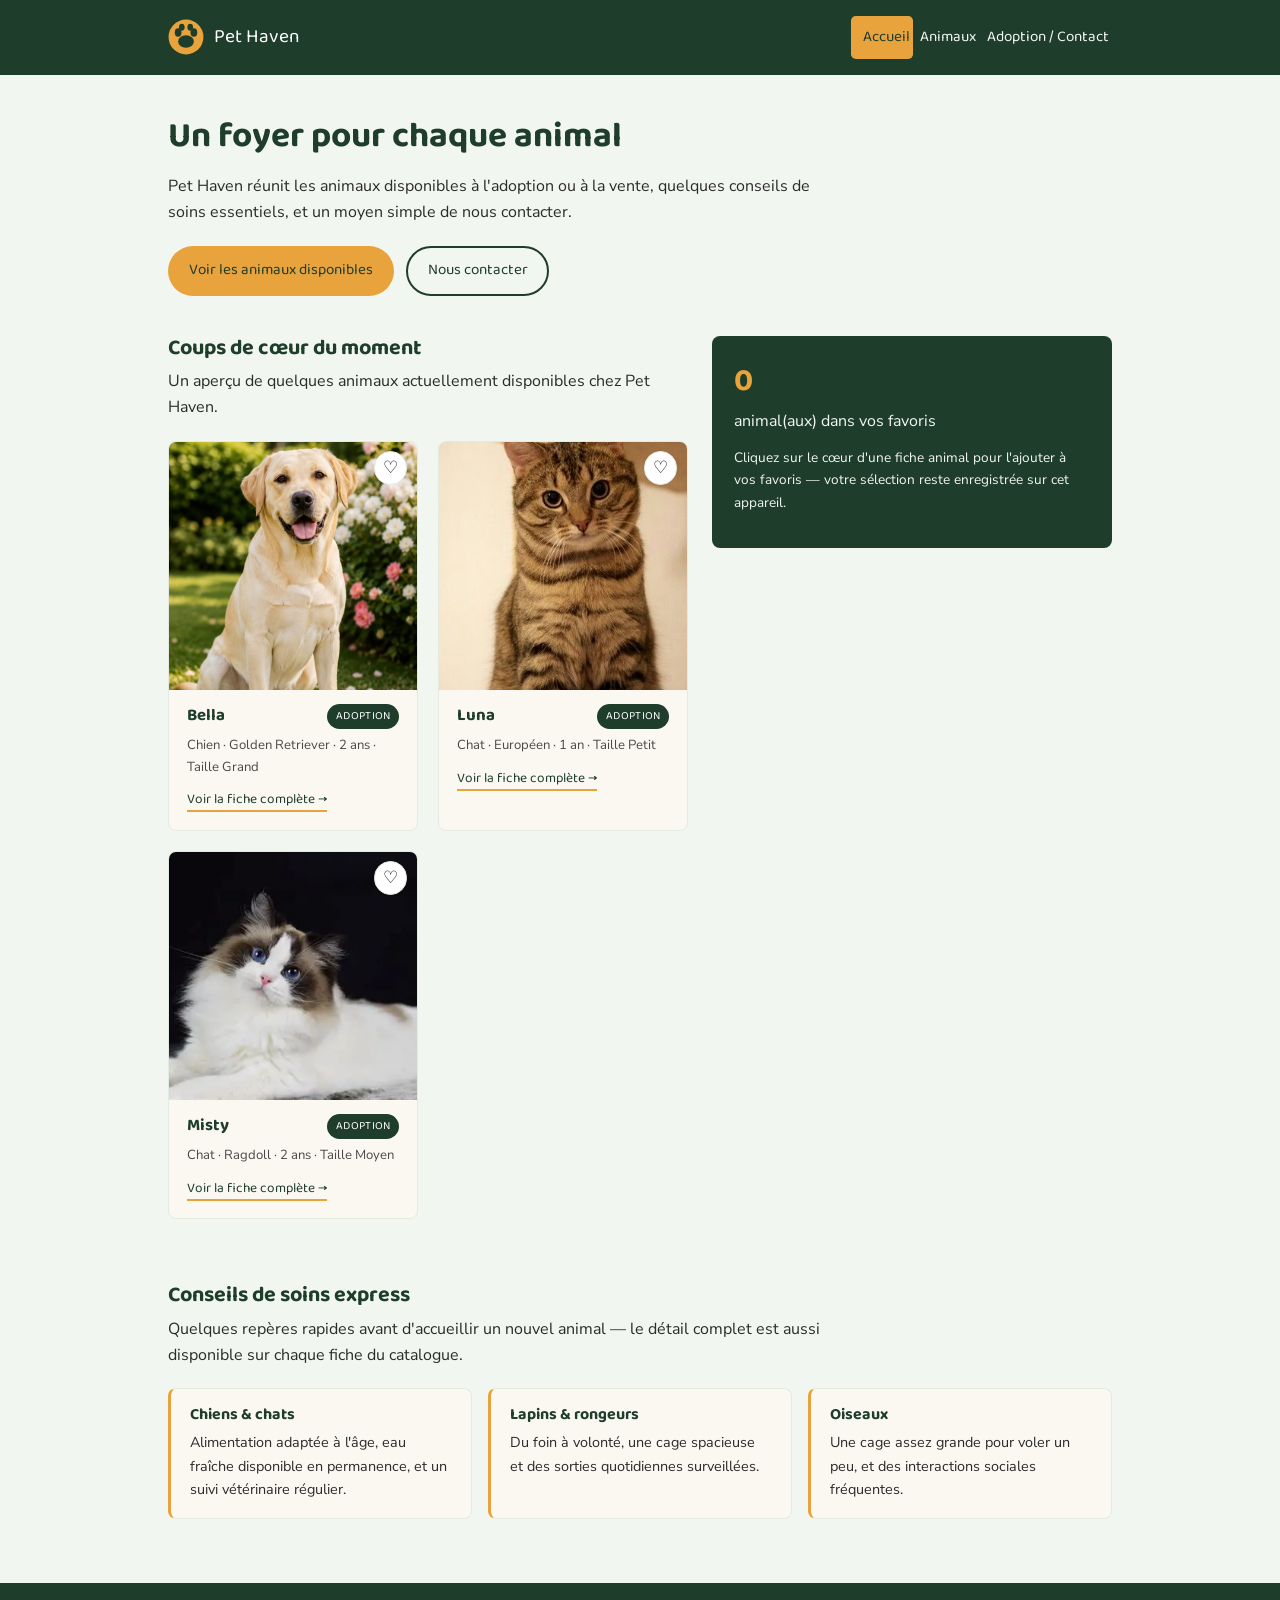
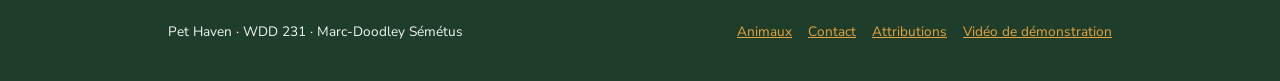
<file: Pet heaven/index.html>
<!DOCTYPE html>
<html lang="fr">
<head>
  <meta charset="UTF-8" />
  <meta name="viewport" content="width=device-width, initial-scale=1.0" />
  <title>Pet Haven — Adoptez, achetez et prenez soin de vos animaux</title>
  <meta name="description" content="Pet Haven vous aide à trouver le bon compagnon animal et à en prendre soin : catalogue d'animaux, conseils de base et prise de contact." />
  <meta name="author" content="Marc-Doodley Sémétus" />
  <meta property="og:title" content="Pet Haven — Adoptez, achetez et prenez soin de vos animaux" />
  <meta property="og:description" content="Catalogue d'animaux à l'adoption ou à la vente, conseils de soins et formulaire de contact." />
  <meta property="og:type" content="website" />
  <meta property="og:url" content="https://example.github.io/wdd231/finalproject/index.html" />
  <meta property="og:image" content="favicon.svg" />
  <link rel="preconnect" href="https://fonts.googleapis.com" />
  <link rel="preconnect" href="https://fonts.gstatic.com" crossorigin />
  <link href="https://fonts.googleapis.com/css2?family=Baloo+2:wght@600;700&family=Nunito+Sans:opsz,wght@6..12,400;6..12,600;6..12,700&display=swap" rel="stylesheet" />
  <link rel="stylesheet" href="styles/pets.css" />
  <link rel="icon" type="image/svg+xml" href="favicon.svg" />
</head>
<body>
  <a class="skip-link" href="#main-content">Aller au contenu principal</a>

  <header class="site-header">
    <div class="wrap">
      <a class="brand" href="index.html">
        <svg class="brand__mark" viewBox="0 0 64 64" xmlns="http://www.w3.org/2000/svg" aria-hidden="true">
          <circle cx="32" cy="32" r="31" fill="#e8a33d" />
          <ellipse cx="32" cy="40" rx="14" ry="11" fill="#1f3d2b" />
          <ellipse cx="18" cy="24" rx="6" ry="7.5" fill="#1f3d2b" />
          <ellipse cx="46" cy="24" rx="6" ry="7.5" fill="#1f3d2b" />
          <ellipse cx="24.5" cy="14.5" rx="5" ry="6.2" fill="#1f3d2b" />
          <ellipse cx="39.5" cy="14.5" rx="5" ry="6.2" fill="#1f3d2b" />
        </svg>
        <span class="brand__name">Pet Haven</span>
      </a>
      <button class="nav-toggle" id="nav-toggle" aria-expanded="false" aria-controls="nav-list" aria-label="Ouvrir le menu">
        <span></span><span></span><span></span>
      </button>
      <nav class="site-nav" aria-label="Navigation principale">
        <ul id="nav-list">
          <li><a href="index.html" aria-current="page">Accueil</a></li>
          <li><a href="pets.html">Animaux</a></li>
          <li><a href="contact.html">Adoption / Contact</a></li>
        </ul>
      </nav>
    </div>
  </header>

  <main id="main-content">
    <section class="page-hero">
      <div class="wrap">
        <h1>Un foyer pour chaque animal</h1>
        <p>Pet Haven réunit les animaux disponibles à l'adoption ou à la vente, quelques conseils de soins essentiels, et un moyen simple de nous contacter.</p>
        <div class="hero-actions">
          <a class="btn btn--primary" href="pets.html">Voir les animaux disponibles</a>
          <a class="btn btn--secondary" href="contact.html">Nous contacter</a>
        </div>
      </div>
    </section>

    <section class="section" aria-labelledby="featured-heading">
      <div class="wrap">
        <div class="home-grid">
          <div>
            <h2 id="featured-heading">Coups de cœur du moment</h2>
            <p class="section-lede">Un aperçu de quelques animaux actuellement disponibles chez Pet Haven.</p>
            <div class="pet-grid" id="featured-grid">
              <p class="empty-state">Chargement des animaux…</p>
            </div>
          </div>
          <div class="stat-card">
            <strong id="favorites-count">0</strong>
            <span>animal(aux) dans vos favoris</span>
            <p style="margin-top:0.75rem; font-size:0.85rem;">Cliquez sur le cœur d'une fiche animal pour l'ajouter à vos favoris — votre sélection reste enregistrée sur cet appareil.</p>
          </div>
        </div>
      </div>
    </section>

    <section class="section" aria-labelledby="care-heading">
      <div class="wrap">
        <h2 id="care-heading">Conseils de soins express</h2>
        <p class="section-lede">Quelques repères rapides avant d'accueillir un nouvel animal — le détail complet est aussi disponible sur chaque fiche du catalogue.</p>
        <div class="care-grid">
          <article class="care-card">
            <h3>Chiens &amp; chats</h3>
            <p>Alimentation adaptée à l'âge, eau fraîche disponible en permanence, et un suivi vétérinaire régulier.</p>
          </article>
          <article class="care-card">
            <h3>Lapins &amp; rongeurs</h3>
            <p>Du foin à volonté, une cage spacieuse et des sorties quotidiennes surveillées.</p>
          </article>
          <article class="care-card">
            <h3>Oiseaux</h3>
            <p>Une cage assez grande pour voler un peu, et des interactions sociales fréquentes.</p>
          </article>
        </div>
      </div>
    </section>
  </main>

  <footer class="site-footer">
    <div class="wrap">
      <p>Pet Haven · WDD 231 · Marc-Doodley Sémétus</p>
      <nav aria-label="Navigation de pied de page">
        <ul>
          <li><a href="pets.html">Animaux</a></li>
          <li><a href="contact.html">Contact</a></li>
          <li><a href="attributions.html">Attributions</a></li>
          <li><a href="https://example.com/video-demo" target="_blank" rel="noopener">Vidéo de démonstration</a></li>
        </ul>
      </nav>
    </div>
  </footer>

  <script type="module" src="scripts/main.js"></script>
</body>
</html>
</file>
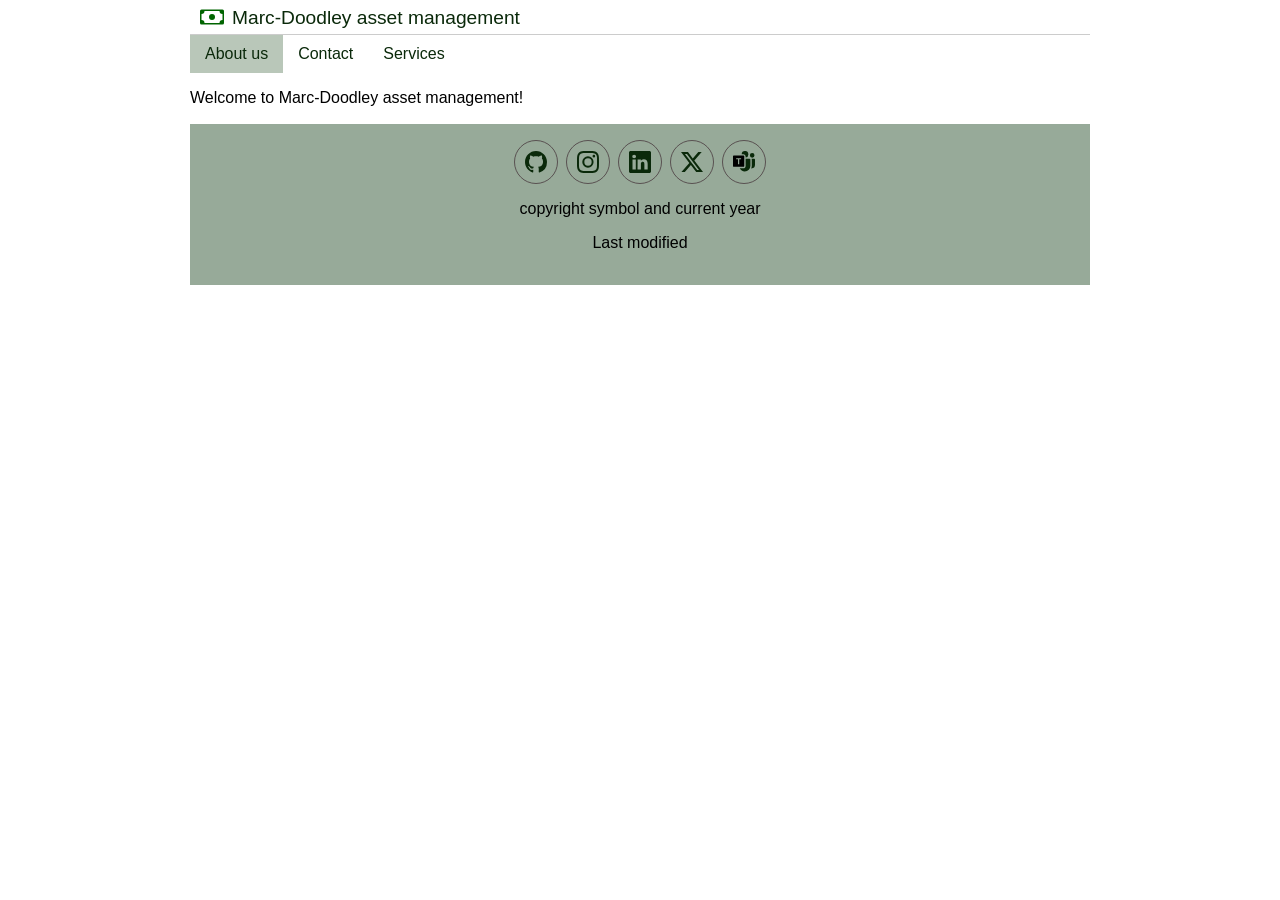
<file: index1..html>
<!DOCTYPE html>
<html lang="en">
<head>
    <meta charset="UTF-8">
    <meta name="author" content="Marc-Doodley">
    <meta name="description" content="This is a simple webpage for Marc-Doodley">
    <meta name="viewport" content="width=device-width, initial-scale=1.0">
    <title>A simple webpage</title>
    <!-- Links to the Css stylesheet -->
    <link rel="stylesheet" href="styles/normalize.css">
    <link rel="stylesheet" href="styles/base.css">
    <link rel="stylesheet" href="styles/large.css">
</head>
<body>
    <header>
        <img src="images/cash.svg" alt="Site logo" width="1" height="1">
        <span>Marc-Doodley asset management</span>
        <button id="ham-btn" class="hamburger"></button>
    </header>
    <nav id="nav-bar" class="navigation">
        <ul>
            <li class="current"><a href="#">About us</a></li>
            <li><a href="#">Contact</a></li>
            <li><a href="#">Services</a></li>
        </ul>
    </nav>
    <main>
        <p>Welcome to Marc-Doodley asset management!</p>
    </main>
    <footer>
        <div class="social-media">
            <a href="https://www.github.com/"><img src="images/github.svg" alt="GitHub logo" width="16" height="16"></a>
            <a href="https://www.instagram.com/"><img src="images/instagram.svg" alt="Instagram logo" width="16" height="16"></a>
            <a href="https://www.linkedin.com/"><img src="images/linkedin.svg" alt="LinkedIn logo" width="16" height="16"></a>
            <a href="https://www.twitter.com/"><img src="images/twitter-x.svg" alt="Twitter logo" width="16" height="16"></a>
            <a href="https://www.microsoft.com"><img src="images/microsoft-teams.svg" alt="Microsoft Teams logo" width="16" height="16"></a>
        </div>
        <p>copyright symbol and current year</p>
        <p>Last modified</p>
    </footer>
    <script src="scripts/navigation.js"></script>
</body>
</html>
</file>
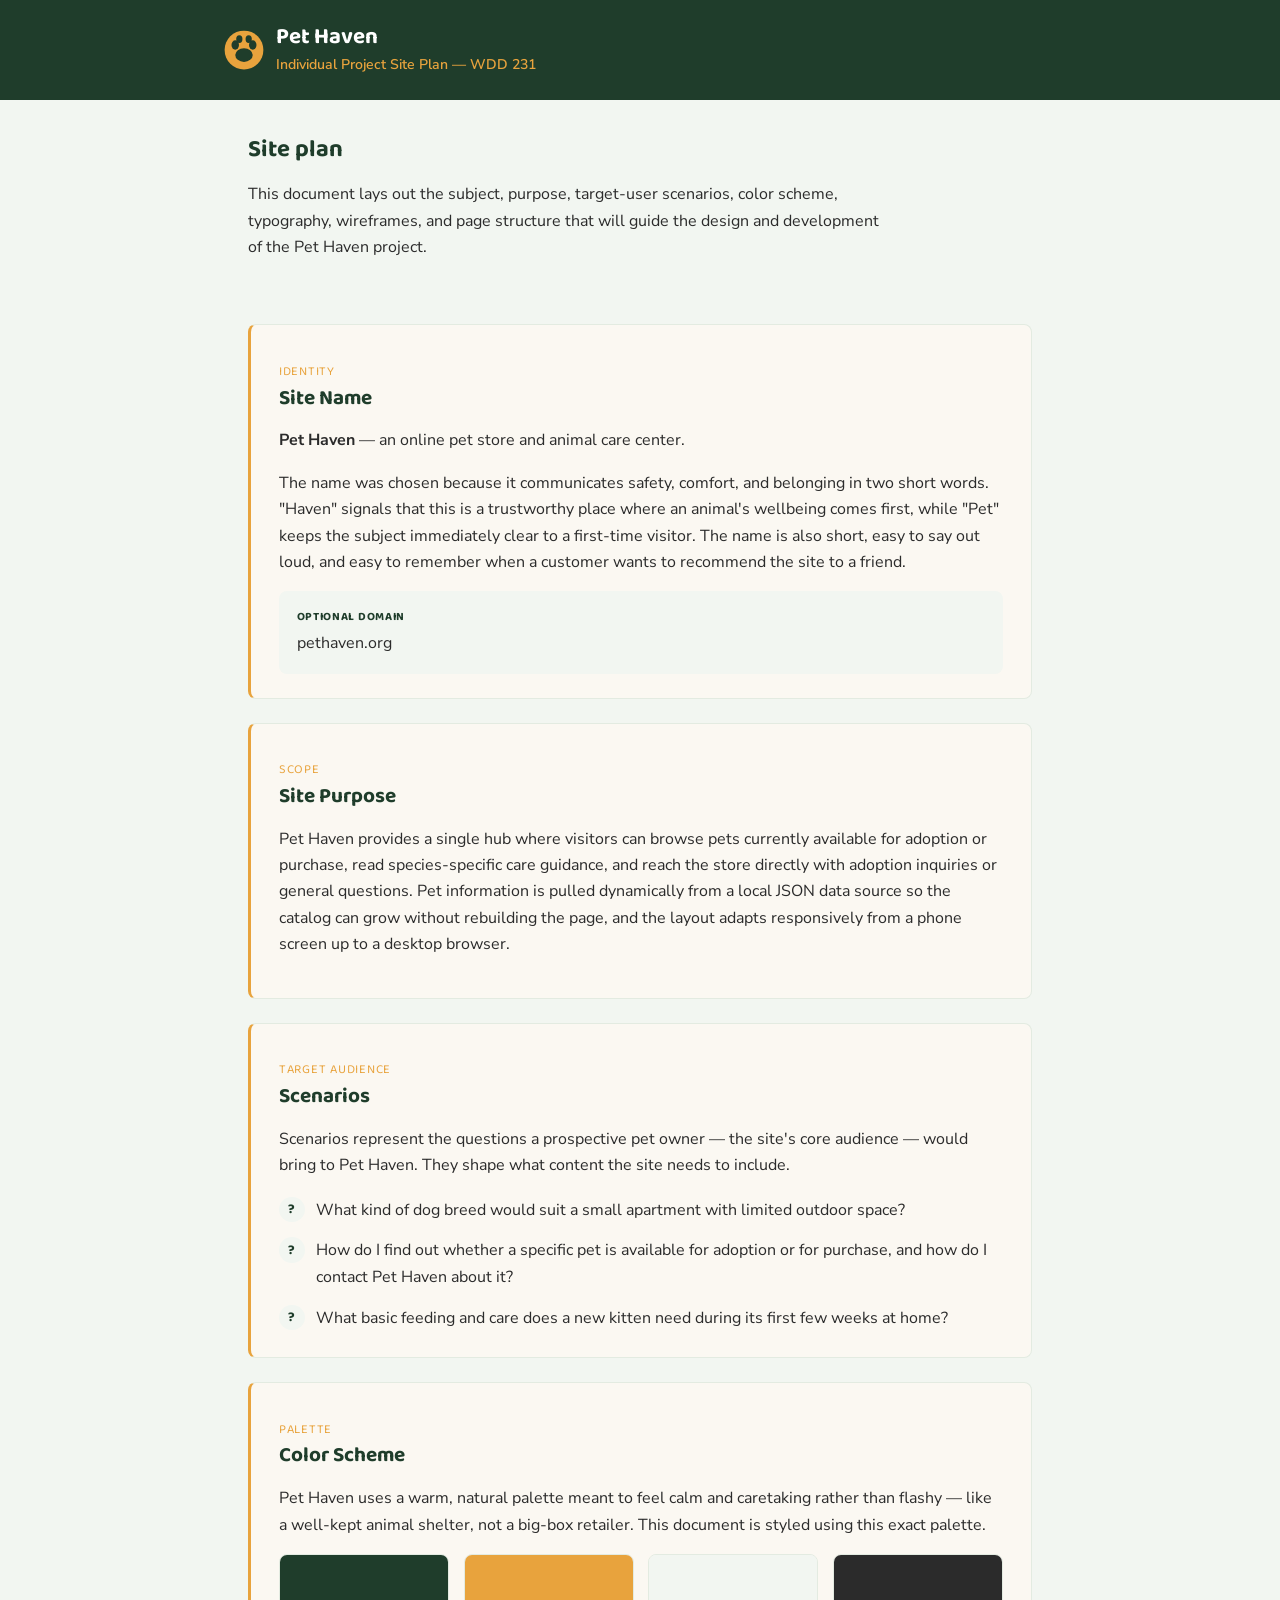
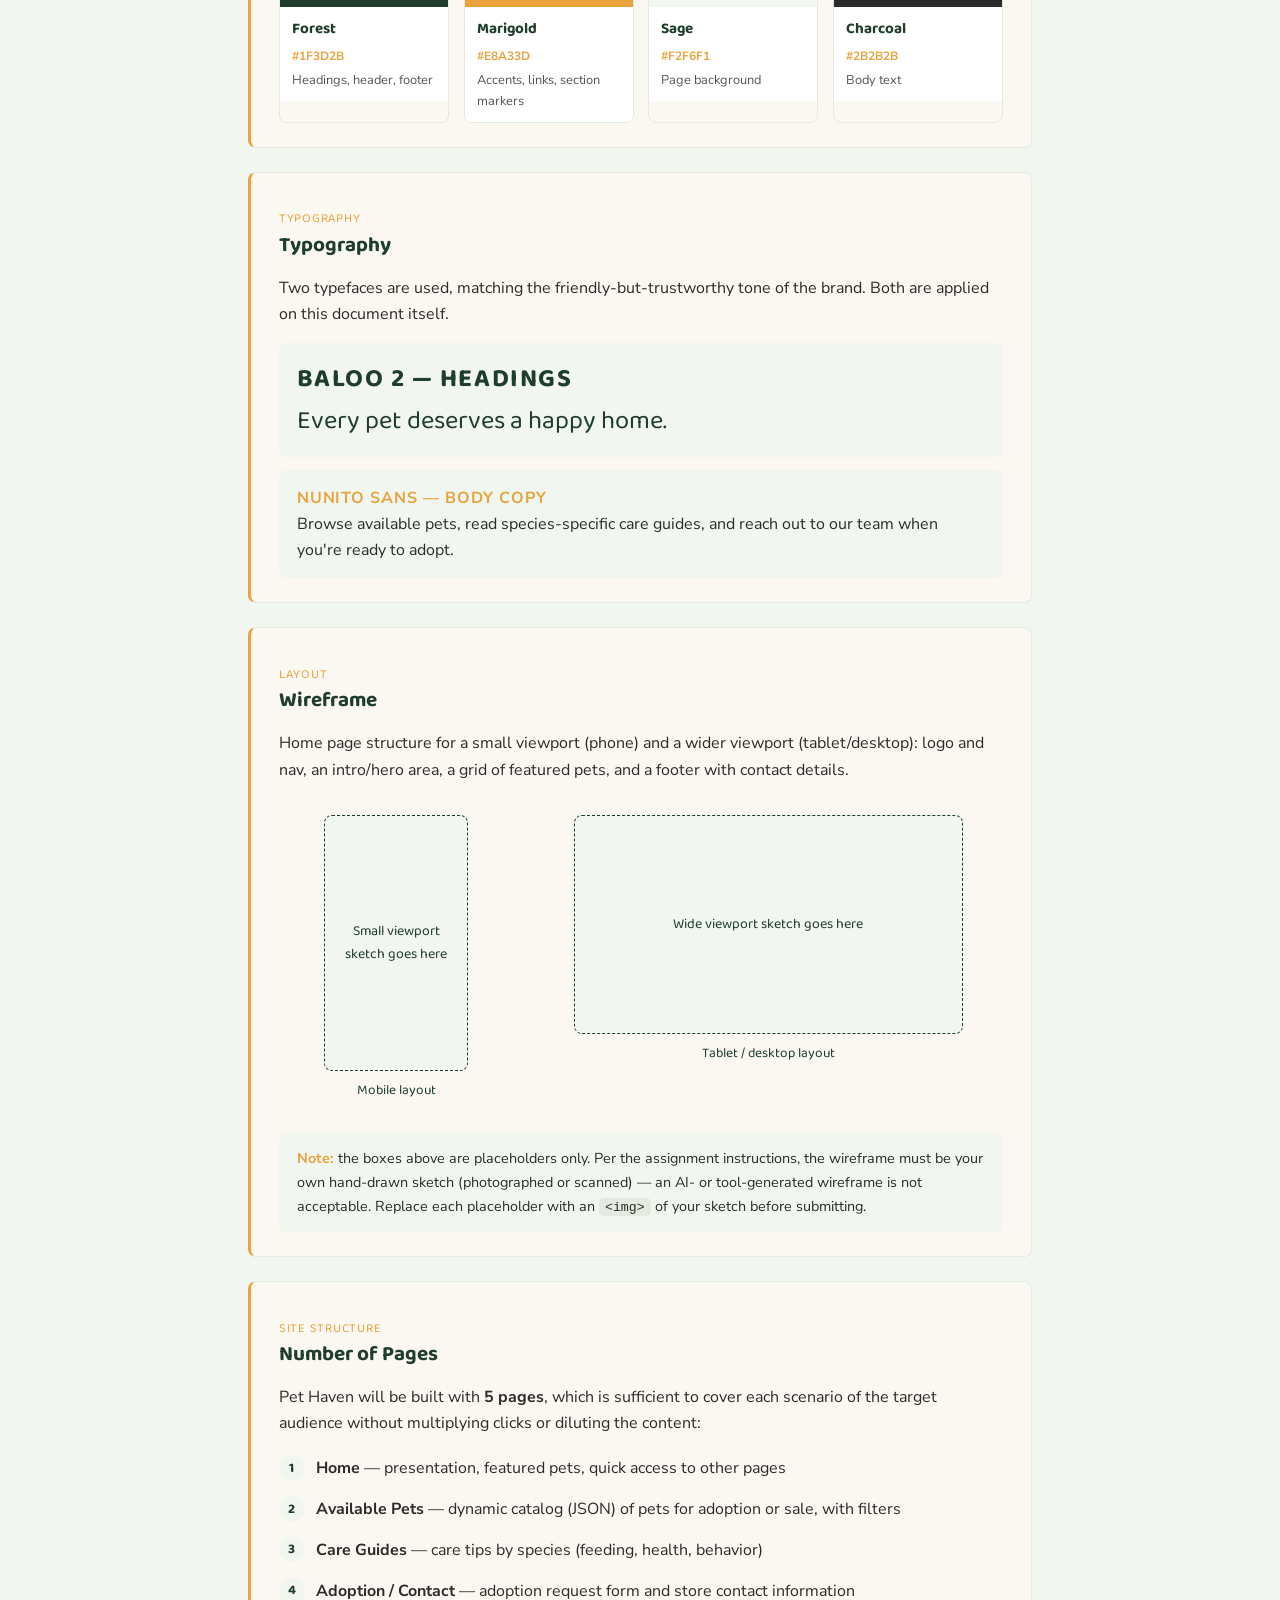
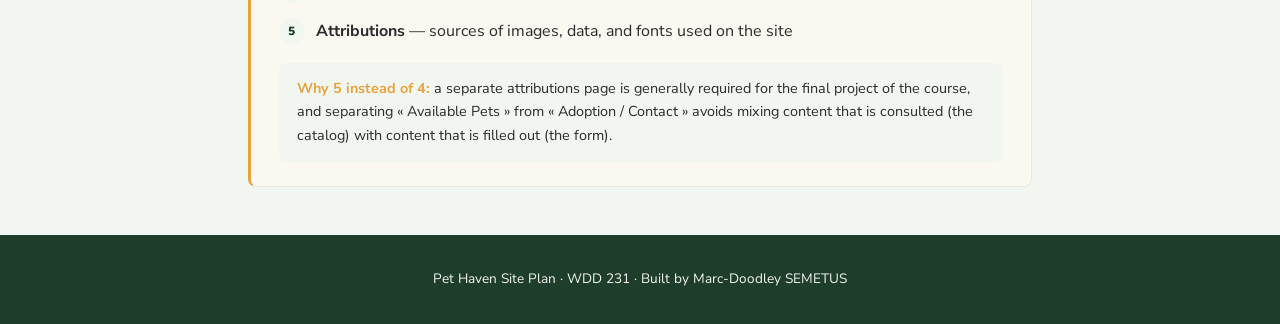
<file: siteplan.html>
<!DOCTYPE html>
<html lang="en">
<head>
  <meta charset="UTF-8" />
  <meta name="viewport" content="width=device-width, initial-scale=1.0" />
  <title>Pet Haven | Individual Project Site Plan | WDD 231</title>
  <meta name="description" content="Site plan document for Pet Haven, an online pet store and animal care center: purpose, scenarios, color scheme, typography, wireframes, and page structure." />
  <link rel="preconnect" href="https://fonts.googleapis.com" />
  <link rel="preconnect" href="https://fonts.gstatic.com" crossorigin />
  <link href="https://fonts.googleapis.com/css2?family=Baloo+2:wght@600;700&family=Nunito+Sans:opsz,wght@6..12,400;6..12,600;6..12,700&display=swap" rel="stylesheet" />
  <link rel="stylesheet" href="styles/siteplan.css" />
</head>
<body>
  <a class="skip-link" href="#main-content">Skip to main content</a>

  <header class="site-header">
    <div class="brand">
      <svg class="brand__mark" viewBox="0 0 64 64" xmlns="http://www.w3.org/2000/svg" aria-hidden="true">
        <circle cx="32" cy="32" r="31" fill="#e8a33d" />
        <ellipse cx="32" cy="40" rx="14" ry="11" fill="#1f3d2b" />
        <ellipse cx="18" cy="24" rx="6" ry="7.5" fill="#1f3d2b" />
        <ellipse cx="46" cy="24" rx="6" ry="7.5" fill="#1f3d2b" />
        <ellipse cx="24.5" cy="14.5" rx="5" ry="6.2" fill="#1f3d2b" />
        <ellipse cx="39.5" cy="14.5" rx="5" ry="6.2" fill="#1f3d2b" />
      </svg>
      <div class="brand__text">
        <h1>Pet Haven</h1>
        <p>Individual Project Site Plan — WDD 231</p>
      </div>
    </div>
  </header>

  <section class="plan-intro">
    <h2>Site plan</h2>
    <p>This document lays out the subject, purpose, target-user scenarios, color scheme, typography, wireframes, and page structure that will guide the design and development of the Pet Haven project.</p>
  </section>

  <main id="main-content">

    <!-- SITE NAME -->
    <section class="plan-section" aria-labelledby="site-name-heading">
      <p class="plan-section__label">Identity</p>
      <h2 id="site-name-heading">Site Name</h2>
      <p><strong>Pet Haven</strong> — an online pet store and animal care center.</p>
      <p>The name was chosen because it communicates safety, comfort, and belonging in two short words. "Haven" signals that this is a trustworthy place where an animal's wellbeing comes first, while "Pet" keeps the subject immediately clear to a first-time visitor. The name is also short, easy to say out loud, and easy to remember when a customer wants to recommend the site to a friend.</p>
      <div class="example-box">
        <p class="example-box__tag">Optional domain</p>
        <p>pethaven.org</p>
      </div>
    </section>

    <!-- SITE PURPOSE -->
    <section class="plan-section" aria-labelledby="site-purpose-heading">
      <p class="plan-section__label">Scope</p>
      <h2 id="site-purpose-heading">Site Purpose</h2>
      <p>Pet Haven provides a single hub where visitors can browse pets currently available for adoption or purchase, read species-specific care guidance, and reach the store directly with adoption inquiries or general questions. Pet information is pulled dynamically from a local JSON data source so the catalog can grow without rebuilding the page, and the layout adapts responsively from a phone screen up to a desktop browser.</p>
    </section>

    <!-- SCENARIOS -->
    <section class="plan-section" aria-labelledby="scenarios-heading">
      <p class="plan-section__label">Target audience</p>
      <h2 id="scenarios-heading">Scenarios</h2>
      <p>Scenarios represent the questions a prospective pet owner — the site's core audience — would bring to Pet Haven. They shape what content the site needs to include.</p>
      <ul class="scenario-list">
        <li><span class="q-mark">?</span><span>What kind of dog breed would suit a small apartment with limited outdoor space?</span></li>
        <li><span class="q-mark">?</span><span>How do I find out whether a specific pet is available for adoption or for purchase, and how do I contact Pet Haven about it?</span></li>
        <li><span class="q-mark">?</span><span>What basic feeding and care does a new kitten need during its first few weeks at home?</span></li>
      </ul>
    </section>

    <!-- COLOR SCHEME -->
    <section class="plan-section" aria-labelledby="color-heading">
      <p class="plan-section__label">Palette</p>
      <h2 id="color-heading">Color Scheme</h2>
      <p>Pet Haven uses a warm, natural palette meant to feel calm and caretaking rather than flashy — like a well-kept animal shelter, not a big-box retailer. This document is styled using this exact palette.</p>
      <div class="swatch-grid">
        <div class="swatch">
          <div class="swatch__color" style="background:#1F3D2B;"></div>
          <div class="swatch__meta"><strong>Forest</strong><span class="hex">#1F3D2B</span><span class="usage">Headings, header, footer</span></div>
        </div>
        <div class="swatch">
          <div class="swatch__color" style="background:#E8A33D;"></div>
          <div class="swatch__meta"><strong>Marigold</strong><span class="hex">#E8A33D</span><span class="usage">Accents, links, section markers</span></div>
        </div>
        <div class="swatch">
          <div class="swatch__color" style="background:#F2F6F1;"></div>
          <div class="swatch__meta"><strong>Sage</strong><span class="hex">#F2F6F1</span><span class="usage">Page background</span></div>
        </div>
        <div class="swatch">
          <div class="swatch__color" style="background:#2B2B2B;"></div>
          <div class="swatch__meta"><strong>Charcoal</strong><span class="hex">#2B2B2B</span><span class="usage">Body text</span></div>
        </div>
      </div>
    </section>

    <!-- TYPOGRAPHY -->
    <section class="plan-section" aria-labelledby="type-heading">
      <p class="plan-section__label">Typography</p>
      <h2 id="type-heading">Typography</h2>
      <p>Two typefaces are used, matching the friendly-but-trustworthy tone of the brand. Both are applied on this document itself.</p>
      <div class="type-sample type-sample--display">
        <p class="type-sample__label">Baloo 2 — headings</p>
        <p>Every pet deserves a happy home.</p>
      </div>
      <div class="type-sample type-sample--body">
        <p class="type-sample__label">Nunito Sans — body copy</p>
        <p>Browse available pets, read species-specific care guides, and reach out to our team when you're ready to adopt.</p>
      </div>
    </section>

    <!-- WIREFRAME -->
    <section class="plan-section" aria-labelledby="wireframe-heading">
      <p class="plan-section__label">Layout</p>
      <h2 id="wireframe-heading">Wireframe</h2>
      <p>Home page structure for a small viewport (phone) and a wider viewport (tablet/desktop): logo and nav, an intro/hero area, a grid of featured pets, and a footer with contact details.</p>
      <div class="wireframe-grid">
        <figure class="wireframe-card wireframe-card--mobile">
          <div class="wireframe-card__frame">
            <p>Small viewport<br />sketch goes here</p>
          </div>
          <figcaption>Mobile layout</figcaption>
        </figure>
        <figure class="wireframe-card wireframe-card--desktop">
          <div class="wireframe-card__frame">
            <p>Wide viewport sketch goes here</p>
          </div>
          <figcaption>Tablet / desktop layout</figcaption>
        </figure>
      </div>
      <div class="plan-note">
        <strong>Note:</strong> the boxes above are placeholders only. Per the assignment instructions, the wireframe must be your own hand-drawn sketch (photographed or scanned) — an AI- or tool-generated wireframe is not acceptable. Replace each placeholder with an <code>&lt;img&gt;</code> of your sketch before submitting.
      </div>
    </section>

    <!-- NUMBER OF PAGES -->
    <section class="plan-section" aria-labelledby="pages-heading">
      <p class="plan-section__label">Site structure</p>
      <h2 id="pages-heading">Number of Pages</h2>
      <p>Pet Haven will be built with <strong>5 pages</strong>, which is sufficient to cover each scenario of the target audience without multiplying clicks or diluting the content:</p>
      <ul class="scenario-list">
        <li><span class="q-mark">1</span><span><strong>Home</strong> — presentation, featured pets, quick access to other pages</span></li>
        <li><span class="q-mark">2</span><span><strong>Available Pets</strong> — dynamic catalog (JSON) of pets for adoption or sale, with filters</span></li>
        <li><span class="q-mark">3</span><span><strong>Care Guides</strong> — care tips by species (feeding, health, behavior)</span></li>
        <li><span class="q-mark">4</span><span><strong>Adoption / Contact</strong> — adoption request form and store contact information</span></li>
        <li><span class="q-mark">5</span><span><strong>Attributions</strong> — sources of images, data, and fonts used on the site</span></li>
      </ul>
      <div class="plan-note">
        <strong>Why 5 instead of 4:</strong> a separate attributions page is generally required for the final project of the course, and separating « Available Pets » from « Adoption / Contact » avoids mixing content that is consulted (the catalog) with content that is filled out (the form).
      </div>
    </section>

  </main>

  <footer class="site-footer">
    <p>Pet Haven Site Plan · WDD 231 · Built by Marc-Doodley SEMETUS</p>
  </footer>
</body>
</html>
</file>
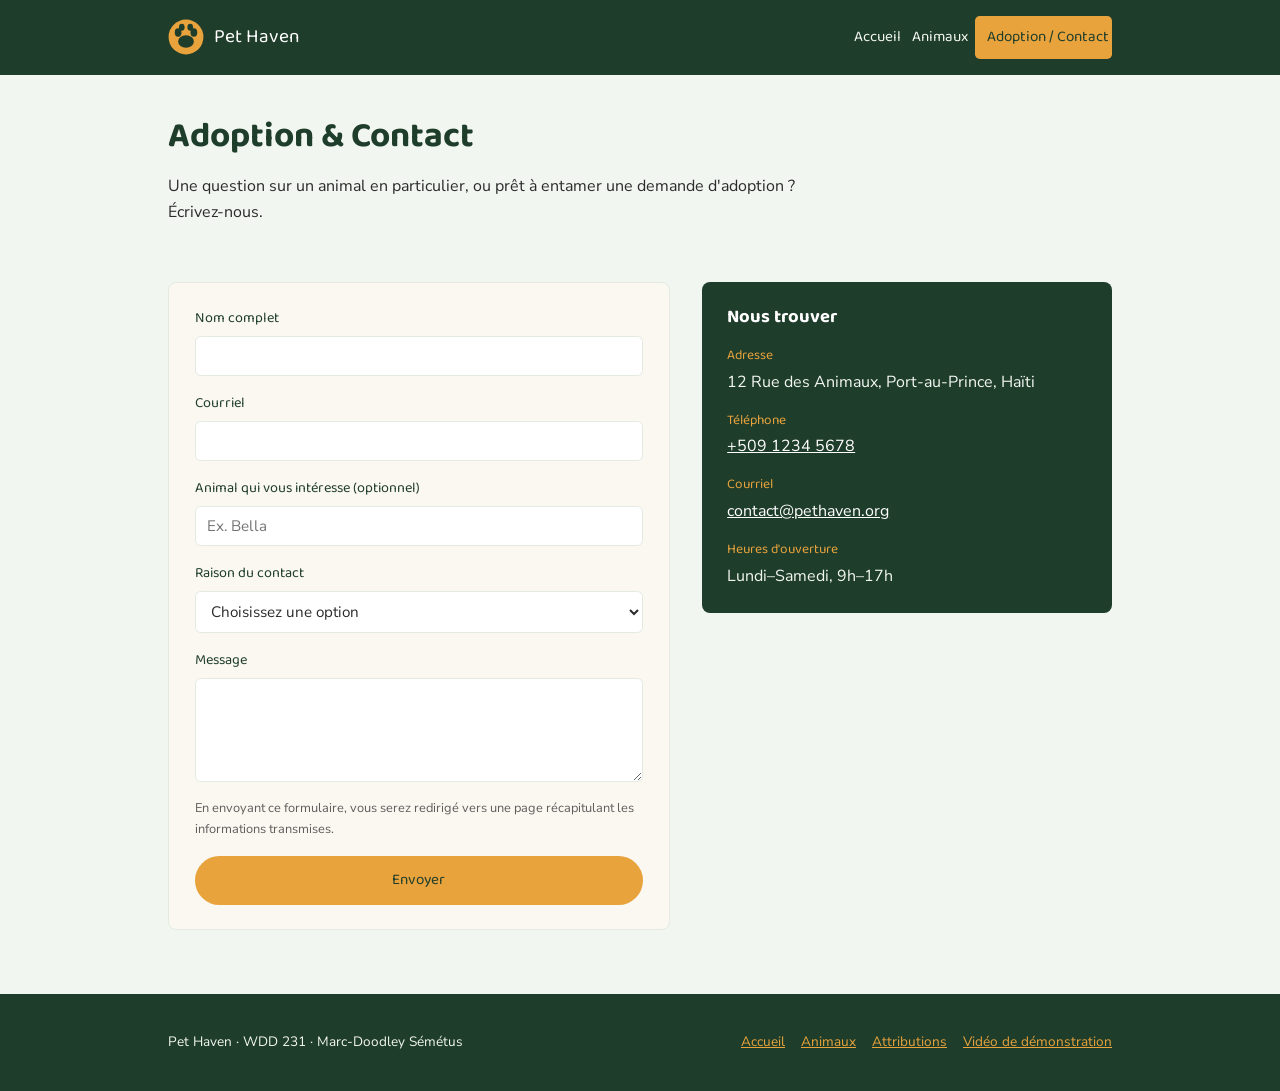
<file: Pet heaven/contact.html>
<!DOCTYPE html>
<html lang="fr">
<head>
  <meta charset="UTF-8" />
  <meta name="viewport" content="width=device-width, initial-scale=1.0" />
  <title>Adoption &amp; Contact — Pet Haven</title>
  <meta name="description" content="Faites une demande d'adoption ou posez une question à l'équipe Pet Haven via ce formulaire de contact." />
  <meta name="author" content="Marc-Doodley Sémétus" />
  <meta property="og:title" content="Adoption & Contact — Pet Haven" />
  <meta property="og:description" content="Formulaire de contact pour toute demande d'adoption ou question sur nos animaux." />
  <meta property="og:type" content="website" />
  <meta property="og:url" content="https://example.github.io/wdd231/finalproject/contact.html" />
  <meta property="og:image" content="favicon.svg" />
  <link rel="preconnect" href="https://fonts.googleapis.com" />
  <link rel="preconnect" href="https://fonts.gstatic.com" crossorigin />
  <link href="https://fonts.googleapis.com/css2?family=Baloo+2:wght@600;700&family=Nunito+Sans:opsz,wght@6..12,400;6..12,600;6..12,700&display=swap" rel="stylesheet" />
  <link rel="stylesheet" href="styles/pets.css" />
  <link rel="icon" type="image/svg+xml" href="favicon.svg" />
</head>
<body>
  <a class="skip-link" href="#main-content">Aller au contenu principal</a>

  <header class="site-header">
    <div class="wrap">
      <a class="brand" href="index.html">
        <svg class="brand__mark" viewBox="0 0 64 64" xmlns="http://www.w3.org/2000/svg" aria-hidden="true">
          <circle cx="32" cy="32" r="31" fill="#e8a33d" />
          <ellipse cx="32" cy="40" rx="14" ry="11" fill="#1f3d2b" />
          <ellipse cx="18" cy="24" rx="6" ry="7.5" fill="#1f3d2b" />
          <ellipse cx="46" cy="24" rx="6" ry="7.5" fill="#1f3d2b" />
          <ellipse cx="24.5" cy="14.5" rx="5" ry="6.2" fill="#1f3d2b" />
          <ellipse cx="39.5" cy="14.5" rx="5" ry="6.2" fill="#1f3d2b" />
        </svg>
        <span class="brand__name">Pet Haven</span>
      </a>
      <button class="nav-toggle" id="nav-toggle" aria-expanded="false" aria-controls="nav-list" aria-label="Ouvrir le menu">
        <span></span><span></span><span></span>
      </button>
      <nav class="site-nav" aria-label="Navigation principale">
        <ul id="nav-list">
          <li><a href="index.html">Accueil</a></li>
          <li><a href="pets.html">Animaux</a></li>
          <li><a href="contact.html" aria-current="page">Adoption / Contact</a></li>
        </ul>
      </nav>
    </div>
  </header>

  <main id="main-content">
    <section class="page-hero">
      <div class="wrap">
        <h1>Adoption &amp; Contact</h1>
        <p>Une question sur un animal en particulier, ou prêt à entamer une demande d'adoption ? Écrivez-nous.</p>
      </div>
    </section>

    <section class="section" aria-label="Formulaire de contact">
      <div class="wrap">
        <div class="contact-layout">
          <form class="contact-form" id="contact-form" action="action.html" method="get">
            <div class="form-field">
              <label for="name">Nom complet</label>
              <input type="text" id="name" name="name" required autocomplete="name" />
            </div>
            <div class="form-field">
              <label for="email">Courriel</label>
              <input type="email" id="email" name="email" required autocomplete="email" />
            </div>
            <div class="form-field">
              <label for="pet">Animal qui vous intéresse (optionnel)</label>
              <input type="text" id="pet" name="pet" placeholder="Ex. Bella" />
            </div>
            <div class="form-field">
              <label for="reason">Raison du contact</label>
              <select id="reason" name="reason" required>
                <option value="">Choisissez une option</option>
                <option value="Demande d'adoption">Demande d'adoption</option>
                <option value="Question sur un achat">Question sur un achat</option>
                <option value="Question sur les soins">Question sur les soins</option>
                <option value="Autre">Autre</option>
              </select>
            </div>
            <div class="form-field">
              <label for="message">Message</label>
              <textarea id="message" name="message" required></textarea>
            </div>
            <p class="form-note">En envoyant ce formulaire, vous serez redirigé vers une page récapitulant les informations transmises.</p>
            <button class="btn btn--primary" type="submit">Envoyer</button>
          </form>

          <aside class="contact-info" aria-label="Coordonnées de la boutique">
            <h2>Nous trouver</h2>
            <dl>
              <dt>Adresse</dt>
              <dd>12 Rue des Animaux, Port-au-Prince, Haïti</dd>
              <dt>Téléphone</dt>
              <dd><a href="tel:+50912345678">+509 1234 5678</a></dd>
              <dt>Courriel</dt>
              <dd><a href="mailto:contact@pethaven.org">contact@pethaven.org</a></dd>
              <dt>Heures d'ouverture</dt>
              <dd>Lundi–Samedi, 9h–17h</dd>
            </dl>
          </aside>
        </div>
      </div>
    </section>
  </main>

  <footer class="site-footer">
    <div class="wrap">
      <p>Pet Haven · WDD 231 · Marc-Doodley Sémétus</p>
      <nav aria-label="Navigation de pied de page">
        <ul>
          <li><a href="index.html">Accueil</a></li>
          <li><a href="pets.html">Animaux</a></li>
          <li><a href="attributions.html">Attributions</a></li>
          <li><a href="https://example.com/video-demo" target="_blank" rel="noopener">Vidéo de démonstration</a></li>
        </ul>
      </nav>
    </div>
  </footer>

  <script type="module" src="scripts/main.js"></script>
</body>
</html>
</file>
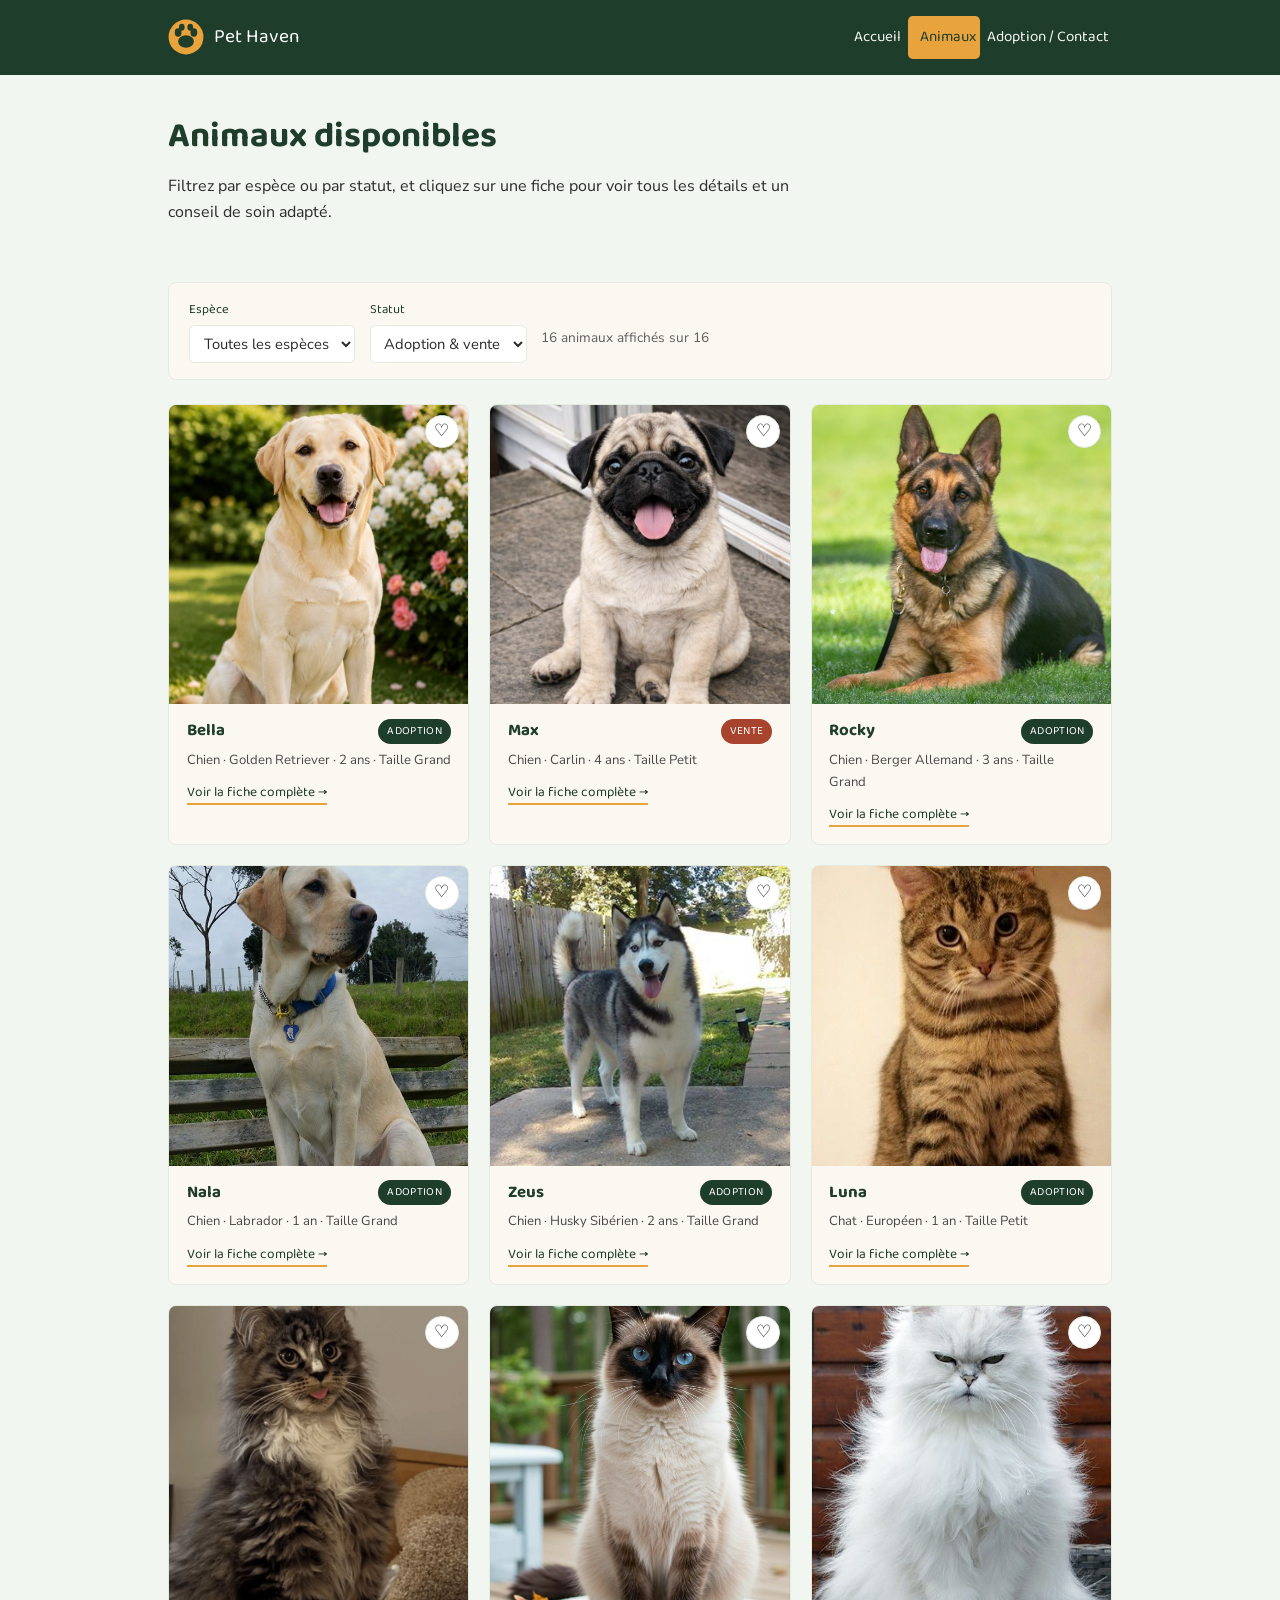
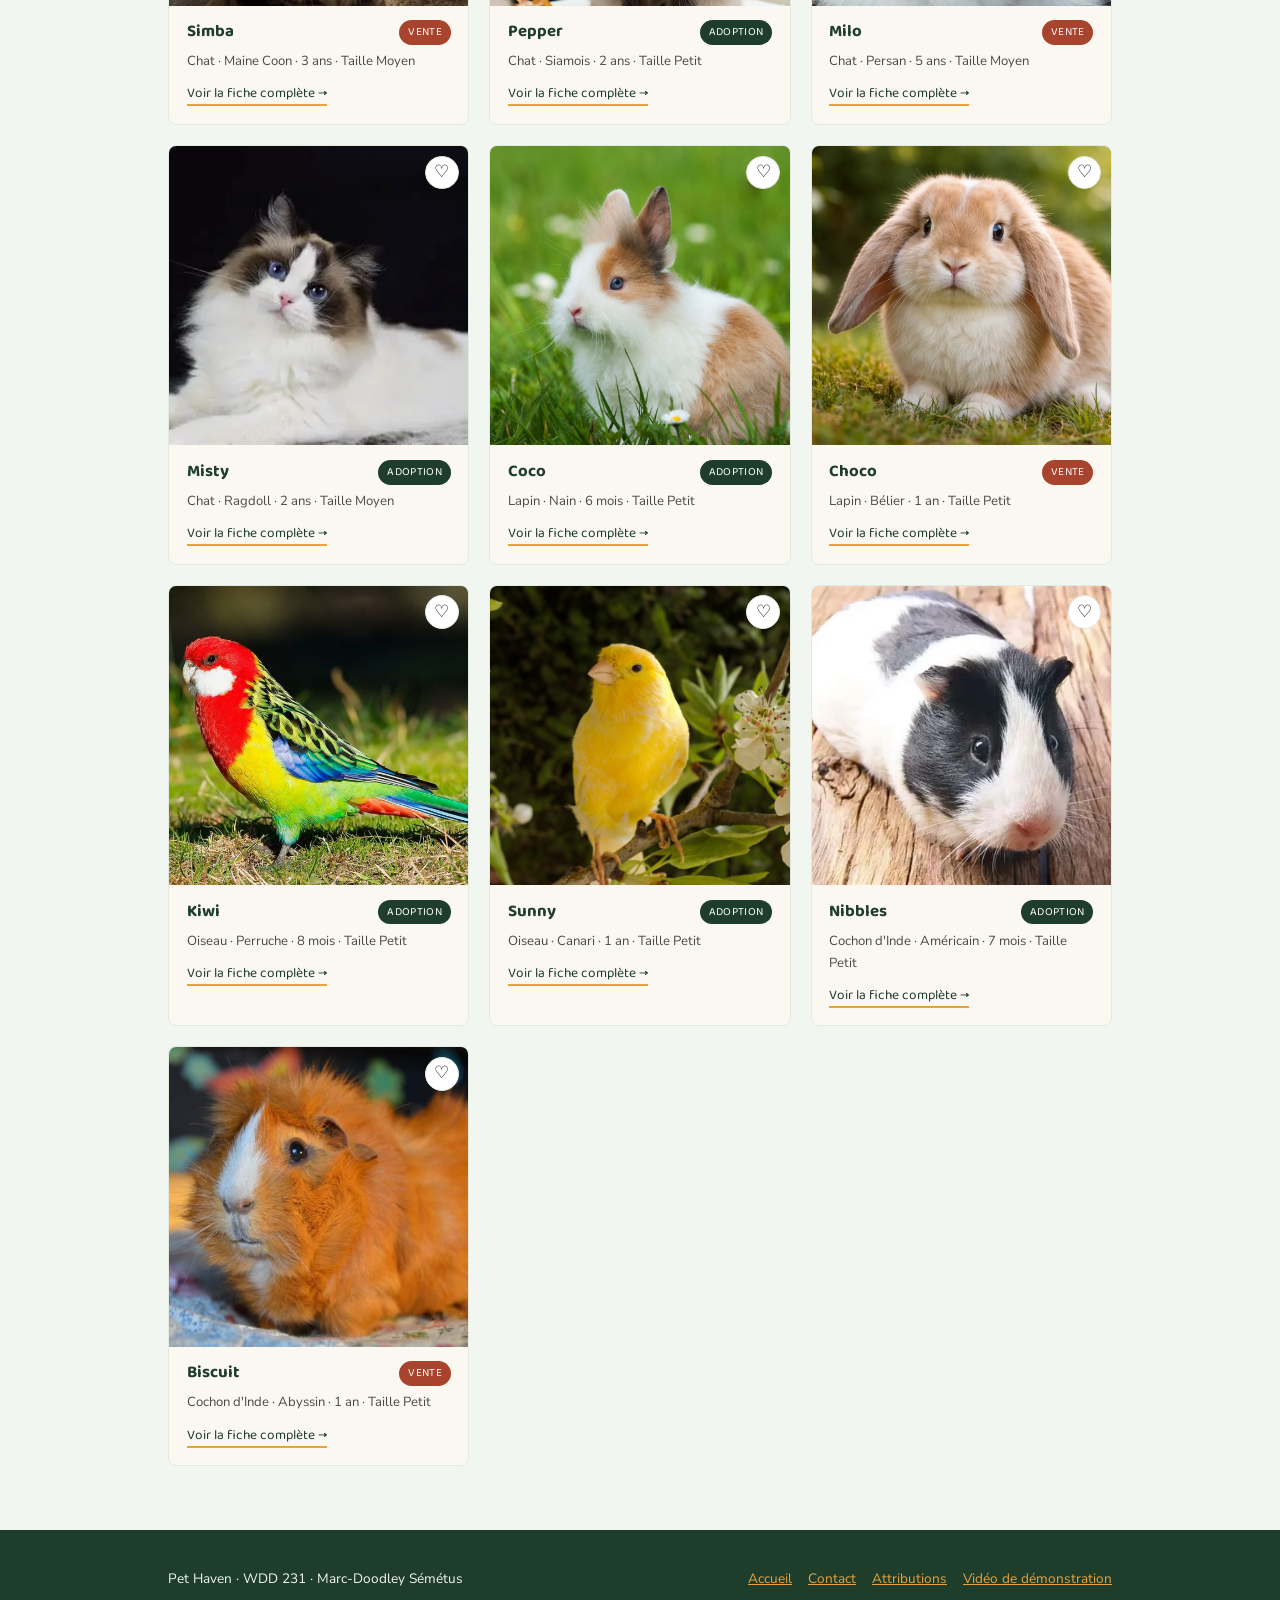
<file: Pet heaven/pets.html>
<!DOCTYPE html>
<html lang="fr">
<head>
  <meta charset="UTF-8" />
  <meta name="viewport" content="width=device-width, initial-scale=1.0" />
  <title>Animaux disponibles — Pet Haven</title>
  <meta name="description" content="Parcourez les animaux actuellement disponibles à l'adoption ou à la vente chez Pet Haven, filtrez par espèce ou statut, et consultez leur fiche complète." />
  <meta name="author" content="Marc-Doodley Sémétus" />
  <meta property="og:title" content="Animaux disponibles — Pet Haven" />
  <meta property="og:description" content="Catalogue complet des animaux disponibles chez Pet Haven, avec filtres et fiches détaillées." />
  <meta property="og:type" content="website" />
  <meta property="og:url" content="https://example.github.io/wdd231/finalproject/pets.html" />
  <meta property="og:image" content="favicon.svg" />
  <link rel="preconnect" href="https://fonts.googleapis.com" />
  <link rel="preconnect" href="https://fonts.gstatic.com" crossorigin />
  <link href="https://fonts.googleapis.com/css2?family=Baloo+2:wght@600;700&family=Nunito+Sans:opsz,wght@6..12,400;6..12,600;6..12,700&display=swap" rel="stylesheet" />
  <link rel="stylesheet" href="styles/pets.css" />
  <link rel="icon" type="image/svg+xml" href="favicon.svg" />
</head>
<body>
  <a class="skip-link" href="#main-content">Aller au contenu principal</a>

  <header class="site-header">
    <div class="wrap">
      <a class="brand" href="index.html">
        <svg class="brand__mark" viewBox="0 0 64 64" xmlns="http://www.w3.org/2000/svg" aria-hidden="true">
          <circle cx="32" cy="32" r="31" fill="#e8a33d" />
          <ellipse cx="32" cy="40" rx="14" ry="11" fill="#1f3d2b" />
          <ellipse cx="18" cy="24" rx="6" ry="7.5" fill="#1f3d2b" />
          <ellipse cx="46" cy="24" rx="6" ry="7.5" fill="#1f3d2b" />
          <ellipse cx="24.5" cy="14.5" rx="5" ry="6.2" fill="#1f3d2b" />
          <ellipse cx="39.5" cy="14.5" rx="5" ry="6.2" fill="#1f3d2b" />
        </svg>
        <span class="brand__name">Pet Haven</span>
      </a>
      <button class="nav-toggle" id="nav-toggle" aria-expanded="false" aria-controls="nav-list" aria-label="Ouvrir le menu">
        <span></span><span></span><span></span>
      </button>
      <nav class="site-nav" aria-label="Navigation principale">
        <ul id="nav-list">
          <li><a href="index.html">Accueil</a></li>
          <li><a href="pets.html" aria-current="page">Animaux</a></li>
          <li><a href="contact.html">Adoption / Contact</a></li>
        </ul>
      </nav>
    </div>
  </header>

  <main id="main-content">
    <section class="page-hero">
      <div class="wrap">
        <h1>Animaux disponibles</h1>
        <p>Filtrez par espèce ou par statut, et cliquez sur une fiche pour voir tous les détails et un conseil de soin adapté.</p>
      </div>
    </section>

    <section class="section" aria-label="Catalogue des animaux">
      <div class="wrap">
        <form class="filter-bar" aria-label="Filtrer les animaux">
          <div class="filter-field">
            <label for="filter-species">Espèce</label>
            <select id="filter-species">
              <option value="Tous">Toutes les espèces</option>
            </select>
          </div>
          <div class="filter-field">
            <label for="filter-status">Statut</label>
            <select id="filter-status">
              <option value="Tous">Adoption &amp; vente</option>
            </select>
          </div>
          <p class="filter-count" id="filter-count" role="status"></p>
        </form>

        <div class="pet-grid" id="pet-grid">
          <p class="empty-state">Chargement des animaux…</p>
        </div>
      </div>
    </section>
  </main>

  <dialog id="pet-modal" aria-labelledby="modal-title">
    <div class="modal-content"></div>
  </dialog>

  <footer class="site-footer">
    <div class="wrap">
      <p>Pet Haven · WDD 231 · Marc-Doodley Sémétus</p>
      <nav aria-label="Navigation de pied de page">
        <ul>
          <li><a href="index.html">Accueil</a></li>
          <li><a href="contact.html">Contact</a></li>
          <li><a href="attributions.html">Attributions</a></li>
          <li><a href="https://example.com/video-demo" target="_blank" rel="noopener">Vidéo de démonstration</a></li>
        </ul>
      </nav>
    </div>
  </footer>

  <script type="module" src="scripts/main.js"></script>
</body>
</html>
</file>
<file: Pet heaven/styles/pets.css>
/* ============================================
   Pet Haven — WDD 231 Final Project
   ============================================ */

:root {
  --forest: #1f3d2b;
  --marigold: #e8a33d;
  --rust: #a8442d;
  --cream: #fbf8f2;
  --sage: #f2f6f1;
  --sage-deep: #e3ebe1;
  --charcoal: #2b2b2b;
  --paper: #ffffff;

  --font-display: "Baloo 2", "Segoe UI", system-ui, sans-serif;
  --font-body: "Nunito Sans", "Segoe UI", system-ui, sans-serif;

  --radius: 0.5rem;
}

* {
  box-sizing: border-box;
}

body {
  margin: 0;
  font-family: var(--font-body);
  color: var(--charcoal);
  background-color: var(--sage);
  line-height: 1.65;
  display: flex;
  flex-direction: column;
  min-height: 100vh;
}

a {
  color: var(--forest);
}

a:hover,
a:focus-visible {
  color: var(--marigold);
}

h1,
h2,
h3 {
  font-family: var(--font-display);
  color: var(--forest);
  line-height: 1.2;
  margin-top: 0;
}

img {
  max-width: 100%;
  display: block;
}

.wrap {
  max-width: 62rem;
  margin: 0 auto;
  padding: 0 1.5rem;
}

.skip-link {
  position: absolute;
  left: -999px;
  top: 0;
  background: var(--marigold);
  color: var(--forest);
  padding: 0.75rem 1.25rem;
  font-weight: 700;
  z-index: 200;
}

.skip-link:focus {
  left: 1rem;
  top: 1rem;
}

/* ---------- Header / responsive nav ---------- */
.site-header {
  background-color: var(--forest);
  color: var(--sage);
  position: relative;
}

.site-header .wrap {
  padding-top: 1rem;
  padding-bottom: 1rem;
  display: flex;
  align-items: center;
  justify-content: space-between;
  gap: 0.75rem;
}

.brand {
  display: flex;
  align-items: center;
  gap: 0.65rem;
  text-decoration: none;
}

.brand__mark {
  width: 2.25rem;
  height: 2.25rem;
  flex-shrink: 0;
}

.brand__name {
  font-family: var(--font-display);
  font-size: 1.2rem;
  color: var(--paper);
}

.nav-toggle {
  display: inline-flex;
  flex-direction: column;
  justify-content: center;
  align-items: center;
  gap: 4px;
  width: 2.4rem;
  height: 2.4rem;
  background: transparent;
  border: 1px solid rgba(242, 246, 241, 0.4);
  border-radius: 0.35rem;
  cursor: pointer;
}

.nav-toggle span {
  width: 1.3rem;
  height: 2px;
  background: var(--sage);
  display: block;
}

.site-nav {
  width: 100%;
}

.site-nav ul {
  list-style: none;
  margin: 0;
  padding: 0.75rem 0 0.25rem;
  display: none;
  flex-direction: column;
  gap: 0.15rem;
}

.site-nav ul.is-open {
  display: flex;
}

.site-nav a {
  display: block;
  font-family: var(--font-display);
  font-size: 0.95rem;
  color: var(--sage);
  text-decoration: none;
  padding: 0.55rem 0.2rem;
  border-radius: 0.3rem;
}

.site-nav a:hover,
.site-nav a:focus-visible {
  color: var(--paper);
}

.site-nav a[aria-current="page"] {
  color: var(--forest);
  background: var(--marigold);
  padding-left: 0.6rem;
}

@media (min-width: 700px) {
  .nav-toggle {
    display: none;
  }

  .site-header .wrap {
    flex-wrap: nowrap;
  }

  .site-nav {
    width: auto;
  }

  .site-nav ul {
    display: flex !important;
    flex-direction: row;
    padding: 0;
    gap: 0.25rem;
  }

  .site-nav a[aria-current="page"] {
    padding-left: 0.75rem;
  }
}

/* ---------- Page hero ---------- */
.page-hero {
  padding: 2.5rem 0 0.5rem;
}

.page-hero h1 {
  font-size: clamp(1.6rem, 3.4vw, 2.2rem);
  margin-bottom: 0.5rem;
}

.page-hero p {
  max-width: 42rem;
  color: var(--charcoal);
}

.hero-actions {
  display: flex;
  flex-wrap: wrap;
  gap: 0.75rem;
  margin-top: 1.25rem;
}

/* ---------- Buttons ---------- */
.btn {
  display: inline-block;
  font-family: var(--font-display);
  font-size: 0.95rem;
  text-decoration: none;
  padding: 0.65rem 1.2rem;
  border-radius: 999px;
  border: 2px solid transparent;
  cursor: pointer;
}

.btn--primary {
  background: var(--marigold);
  color: var(--forest);
}

.btn--primary:hover,
.btn--primary:focus-visible {
  background: var(--forest);
  color: var(--paper);
}

.btn--secondary {
  background: transparent;
  color: var(--forest);
  border-color: var(--forest);
}

.btn--secondary:hover,
.btn--secondary:focus-visible {
  background: var(--forest);
  color: var(--paper);
}

/* ---------- Sections / two-column layouts ---------- */
main {
  flex: 1;
}

.section {
  padding: 2rem 0;
}

.section h2 {
  font-size: 1.35rem;
  margin-bottom: 0.4rem;
}

.section-lede {
  max-width: 42rem;
  margin-top: 0;
  margin-bottom: 1.25rem;
}

.home-grid {
  display: grid;
  grid-template-columns: 1.3fr 1fr;
  gap: 1.5rem;
  align-items: start;
}

@media (max-width: 700px) {
  .home-grid {
    grid-template-columns: 1fr;
  }
}

.stat-card {
  background: var(--forest);
  color: var(--sage);
  border-radius: var(--radius);
  padding: 1.25rem 1.4rem;
}

.stat-card strong {
  font-family: var(--font-display);
  font-size: 2rem;
  color: var(--marigold);
  display: block;
}

/* ---------- Filter bar ---------- */
.filter-bar {
  display: flex;
  flex-wrap: wrap;
  gap: 0.9rem;
  align-items: flex-end;
  background: var(--cream);
  border: 1px solid var(--sage-deep);
  border-radius: var(--radius);
  padding: 1rem 1.25rem;
  margin-bottom: 1.5rem;
}

.filter-field {
  display: flex;
  flex-direction: column;
  gap: 0.3rem;
}

.filter-field label {
  font-family: var(--font-display);
  font-size: 0.8rem;
  color: var(--forest);
}

.filter-field select {
  font-family: var(--font-body);
  font-size: 0.92rem;
  padding: 0.45rem 0.6rem;
  border-radius: 0.35rem;
  border: 1px solid var(--sage-deep);
  background: var(--paper);
  color: var(--charcoal);
  min-width: 9rem;
}

.filter-count {
  font-size: 0.85rem;
  color: var(--charcoal);
  opacity: 0.75;
}

/* ---------- Pet cards ---------- */
.pet-grid {
  display: grid;
  grid-template-columns: repeat(auto-fill, minmax(14.5rem, 1fr));
  gap: 1.25rem;
}

.pet-card {
  background: var(--cream);
  border: 1px solid var(--sage-deep);
  border-radius: var(--radius);
  overflow: hidden;
  display: flex;
  flex-direction: column;
}

.pet-card__media {
  background: var(--sage-deep);
  padding: 0;
  display: flex;
  align-items: flex-start;
  justify-content: flex-end;
  position: relative;
  aspect-ratio: 1 / 1;
  overflow: hidden;
}

.pet-card__media img {
  position: absolute;
  inset: 0;
  width: 100%;
  height: 100%;
  object-fit: cover;
}

.pet-card__media img.pet-card__media--fallback {
  object-fit: contain;
  padding: 1.1rem;
  background: var(--sage-deep);
}

.fav-btn {
  position: relative;
  z-index: 1;
  margin: 0.6rem;
  background: var(--paper);
  border: 1px solid var(--sage-deep);
  border-radius: 999px;
  width: 2.1rem;
  height: 2.1rem;
  font-size: 1.05rem;
  cursor: pointer;
  line-height: 1;
}

.fav-btn[aria-pressed="true"] {
  background: var(--marigold);
  border-color: var(--marigold);
}

.pet-card__body {
  padding: 0.9rem 1.1rem 1.1rem;
  display: flex;
  flex-direction: column;
  gap: 0.4rem;
  flex: 1;
}

.pet-card__top {
  display: flex;
  align-items: center;
  justify-content: space-between;
  gap: 0.5rem;
}

.pet-card__top h3 {
  font-size: 1.05rem;
  margin: 0;
}

.badge {
  font-family: var(--font-display);
  font-size: 0.7rem;
  text-transform: uppercase;
  letter-spacing: 0.03em;
  padding: 0.2rem 0.55rem;
  border-radius: 999px;
  color: var(--paper);
  white-space: nowrap;
}

.badge--adoption {
  background: var(--forest);
}

.badge--vente {
  background: var(--rust);
}

.pet-card__meta {
  font-size: 0.82rem;
  color: var(--charcoal);
  opacity: 0.85;
  margin: 0;
}

.pet-card__cta {
  align-self: flex-start;
  margin-top: 0.2rem;
  font-family: var(--font-display);
  font-size: 0.85rem;
  color: var(--forest);
  background: transparent;
  border: none;
  border-bottom: 2px solid var(--marigold);
  padding: 0;
  cursor: pointer;
}

.pet-card__cta:hover,
.pet-card__cta:focus-visible {
  color: var(--marigold);
}

.empty-state {
  font-family: var(--font-display);
  color: var(--forest);
  background: var(--cream);
  border: 1px dashed var(--sage-deep);
  border-radius: var(--radius);
  padding: 1.5rem;
  text-align: center;
}

/* ---------- Modal dialog ---------- */
dialog#pet-modal {
  border: none;
  border-radius: var(--radius);
  padding: 0;
  max-width: 26rem;
  width: 90%;
  background: var(--cream);
}

dialog#pet-modal::backdrop {
  background: rgba(18, 38, 26, 0.55);
}

.modal-content {
  padding: 1.5rem 1.6rem 1.7rem;
}

.modal-content__top {
  display: flex;
  justify-content: space-between;
  align-items: flex-start;
  gap: 1rem;
}

.modal-photo {
  width: 4.5rem;
  height: 4.5rem;
  border-radius: 0.4rem;
  object-fit: cover;
  flex-shrink: 0;
}

.modal-close {
  background: var(--sage);
  border: none;
  border-radius: 999px;
  width: 2rem;
  height: 2rem;
  font-size: 1.1rem;
  cursor: pointer;
  color: var(--forest);
}

.modal-tip {
  background: var(--sage);
  border-left: 3px solid var(--marigold);
  border-radius: 0.35rem;
  padding: 0.75rem 0.9rem;
  margin-top: 1rem;
  font-size: 0.9rem;
}

/* ---------- Care tips (home page) ---------- */
.care-grid {
  display: grid;
  grid-template-columns: repeat(auto-fit, minmax(14rem, 1fr));
  gap: 1rem;
}

.care-card {
  background: var(--cream);
  border: 1px solid var(--sage-deep);
  border-left: 3px solid var(--marigold);
  border-radius: var(--radius);
  padding: 1rem 1.2rem;
}

.care-card h3 {
  font-size: 1rem;
  margin-bottom: 0.4rem;
}

.care-card p {
  margin: 0;
  font-size: 0.9rem;
}

/* ---------- Contact form ---------- */
.contact-layout {
  display: grid;
  grid-template-columns: 1.1fr 0.9fr;
  gap: 2rem;
  align-items: start;
}

@media (max-width: 720px) {
  .contact-layout {
    grid-template-columns: 1fr;
  }
}

.contact-form {
  background: var(--cream);
  border: 1px solid var(--sage-deep);
  border-radius: var(--radius);
  padding: 1.5rem 1.6rem;
  display: grid;
  gap: 1rem;
}

.form-field {
  display: grid;
  gap: 0.35rem;
}

.form-field label {
  font-family: var(--font-display);
  font-size: 0.9rem;
  color: var(--forest);
}

.form-field input,
.form-field select,
.form-field textarea {
  font-family: var(--font-body);
  font-size: 0.95rem;
  padding: 0.55rem 0.7rem;
  border-radius: 0.35rem;
  border: 1px solid var(--sage-deep);
  background: var(--paper);
  color: var(--charcoal);
}

.form-field textarea {
  resize: vertical;
  min-height: 6.5rem;
}

.form-note {
  font-size: 0.8rem;
  color: var(--charcoal);
  opacity: 0.75;
  margin: 0;
}

.contact-info {
  background: var(--forest);
  color: var(--sage);
  border-radius: var(--radius);
  padding: 1.5rem 1.6rem;
}

.contact-info h2 {
  color: var(--paper);
  font-size: 1.15rem;
}

.contact-info dl {
  margin: 1rem 0 0;
}

.contact-info dt {
  font-family: var(--font-display);
  color: var(--marigold);
  font-size: 0.85rem;
  margin-top: 0.85rem;
}

.contact-info dt:first-child {
  margin-top: 0;
}

.contact-info dd {
  margin: 0.15rem 0 0;
}

.contact-info a {
  color: var(--paper);
}

.contact-info a:hover,
.contact-info a:focus-visible {
  color: var(--marigold);
}

/* ---------- Form action page ---------- */
.summary-card {
  background: var(--cream);
  border: 1px solid var(--sage-deep);
  border-radius: var(--radius);
  padding: 1.5rem 1.7rem;
  max-width: 34rem;
}

.summary-card dt {
  font-family: var(--font-display);
  color: var(--marigold);
  font-size: 0.8rem;
  text-transform: uppercase;
  margin-top: 0.9rem;
}

.summary-card dt:first-child {
  margin-top: 0;
}

.summary-card dd {
  margin: 0.15rem 0 0;
}

/* ---------- Footer ---------- */
.site-footer {
  background: var(--forest);
  color: var(--sage);
  margin-top: 2rem;
}

.site-footer .wrap {
  padding: 1.5rem;
  display: flex;
  flex-wrap: wrap;
  gap: 0.5rem 1.5rem;
  align-items: center;
  justify-content: space-between;
  font-size: 0.85rem;
}

.site-footer nav ul {
  list-style: none;
  display: flex;
  flex-wrap: wrap;
  gap: 0 1rem;
  margin: 0;
  padding: 0;
}

.site-footer a {
  color: var(--marigold);
}

/* ---------- Attributions (unstyled per assignment, minimal only) ---------- */
.plain-page {
  font-family: sans-serif;
  padding: 1.5rem;
  max-width: 40rem;
  margin: 0 auto;
}
</file>
<file: styles/base.css>
/* Base styles for the webpage */
* {
    font-family: Arial, sans-serif;
    box-sizing: border-box;
}

/************Header styles************/
header {
    display: grid;
    grid-template-columns: 24px auto 44px;
    padding: 5px 0 5px 10px;
    align-items: end;
    border-bottom: solid 1px #ccc;
    column-gap: 8px;
}

header img {
    display: block;
    width: 100%;
    height: auto;
}

header span {
    font-size: 1.2rem;
    color: #0a290a;
}

/************Hamburger navigation styles************/
.hamburger {
    background: none;
    border: none;
    font-size: 2rem;
    color: #0a290a;
    cursor: pointer;
    font-family: Verdana, Geneva, Tahoma, sans-serif;
}

.hamburger::before {
    content: "\2630";
}

.hamburger.show::before {
    content: "\00D7";
}

/************Navigation styles************/
.navigation {
    display: none;
}
.navigation.show {
    display: block;
}
.navigation ul {
    list-style-type: none;
    margin: 0;
    padding: 0;
}
.navigation a {
    display: block;
    padding: .8rem 10px;
    color:#0a290a;
    text-decoration: none;
    border-bottom: solid 1px #ccc;
}
.navigation li.current {
    background-color: #b9c7b9;
}
.navigation a:hover {
    background-color: #478f47;
}
h1 {
    margin: 10px
}

/***************Footer styles***************/
footer {
    background-color: rgb(151, 170, 153);
    padding: 1rem 10px;
    text-align: center;
}

.social-media {
    display: flex;
    justify-content: center;
    column-gap: 8px;
}
.social-media a {
    display: flex;
    justify-content: center;
    align-items: center;
    width: 44px;
    height: 44px;
    border: rgb(89, 81, 81) solid 1px;
    border-radius: 22px;
}
.social-media img {
    width: 22px;
    height: 22px;
}
.social-media a:hover {
    background-color: #478f47;
}
</file>
<file: styles/large.css>
@media only screen and (min-width: 608px) {
    header, main, nav, footer {
        max-width: 900px;
        margin: 0 auto;
    }
    header {
        grid-template-columns: 24px auto;
    }
    .hamburger {
        display: none;
    }
    .navigation {
        display: block;
    }
    .navigation ul {
        display: flex;
         
    }
    .navigation a {
        border: none;
        padding: 10px 15px;
    }

}
</file>
<file: styles/siteplan.css>
/* ============================================
   Pet Haven — Individual Project Site Plan
   WDD 231

   Design tokens
   -------------
   Color:
     --forest    #1F3D2B  headings, header, footer
     --marigold  #E8A33D  accent, links, section markers
     --cream     #FBF8F2  card background
     --sage      #F2F6F1  page background
     --charcoal  #2B2B2B  body text

   Type:
     Baloo 2      — headings
     Nunito Sans  — body copy
   ============================================ */

:root {
  --forest: #1f3d2b;
  --marigold: #e8a33d;
  --cream: #fbf8f2;
  --sage: #f2f6f1;
  --sage-deep: #e3ebe1;
  --charcoal: #2b2b2b;
  --paper: #ffffff;

  --font-display: "Baloo 2", "Segoe UI", system-ui, sans-serif;
  --font-body: "Nunito Sans", "Segoe UI", system-ui, sans-serif;

  --radius: 0.5rem;
}

* {
  box-sizing: border-box;
}

body {
  margin: 0;
  font-family: var(--font-body);
  color: var(--charcoal);
  background-color: var(--sage);
  line-height: 1.65;
}

a {
  color: var(--forest);
}

a:hover,
a:focus-visible {
  color: var(--marigold);
}

h1,
h2 {
  font-family: var(--font-display);
  color: var(--forest);
  line-height: 1.2;
  margin-top: 0;
}

code {
  background: var(--sage-deep);
  padding: 0.1rem 0.4rem;
  border-radius: 0.3rem;
  font-size: 0.92em;
}

/* ---------- Skip link ---------- */
.skip-link {
  position: absolute;
  left: -999px;
  top: 0;
  background: var(--marigold);
  color: var(--forest);
  padding: 0.75rem 1.25rem;
  font-weight: 700;
  z-index: 100;
}

.skip-link:focus {
  left: 1rem;
  top: 1rem;
}

/* ---------- Header ---------- */
.site-header {
  background-color: var(--forest);
  color: var(--sage);
  padding: 1.5rem;
}

.brand {
  display: flex;
  align-items: center;
  gap: 0.75rem;
  max-width: 52rem;
  margin: 0 auto;
}

.brand__mark {
  width: 2.5rem;
  height: 2.5rem;
  flex-shrink: 0;
}

.brand__text h1 {
  color: var(--paper);
  font-size: 1.4rem;
  margin: 0;
}

.brand__text p {
  margin: 0.15rem 0 0;
  font-size: 0.88rem;
  color: var(--marigold);
  font-weight: 600;
}

/* ---------- Intro ---------- */
.plan-intro {
  max-width: 52rem;
  margin: 0 auto;
  padding: 2.25rem 1.5rem 0.5rem;
}

.plan-intro h2 {
  font-size: 1.5rem;
  margin-bottom: 0.6rem;
}

.plan-intro p {
  max-width: 40rem;
  color: var(--charcoal);
}

/* ---------- Main ---------- */
main {
  max-width: 52rem;
  margin: 0 auto;
  padding: 1rem 1.5rem 3rem;
}

.plan-section {
  background: var(--cream);
  border: 1px solid var(--sage-deep);
  border-left: 3px solid var(--marigold);
  border-radius: var(--radius);
  padding: 1.5rem 1.75rem;
  margin-top: 1.5rem;
}

.plan-section__label {
  font-family: var(--font-display);
  font-size: 0.78rem;
  color: var(--marigold);
  letter-spacing: 0.06em;
  text-transform: uppercase;
  margin-bottom: 0.25rem;
}

.plan-section h2 {
  font-size: 1.3rem;
  margin-bottom: 0.85rem;
}

.example-box {
  background: var(--sage);
  border-radius: var(--radius);
  padding: 0.85rem 1.1rem;
  margin-top: 1rem;
}

.example-box p {
  margin: 0.2rem 0;
}

.example-box__tag {
  font-family: var(--font-display);
  font-size: 0.72rem;
  text-transform: uppercase;
  letter-spacing: 0.06em;
  color: var(--forest);
  font-weight: 700;
}

/* ---------- Scenarios ---------- */
.scenario-list {
  list-style: none;
  margin: 0;
  padding: 0;
  display: grid;
  gap: 0.6rem;
}

.scenario-list li {
  display: flex;
  gap: 0.7rem;
  align-items: flex-start;
  padding: 0.15rem 0;
}

.scenario-list .q-mark {
  font-family: var(--font-display);
  font-weight: 700;
  color: var(--forest);
  background: var(--sage);
  width: 1.6rem;
  height: 1.6rem;
  border-radius: 50%;
  display: flex;
  align-items: center;
  justify-content: center;
  flex-shrink: 0;
  font-size: 0.85rem;
}

/* ---------- Color swatches ---------- */
.swatch-grid {
  display: grid;
  grid-template-columns: repeat(auto-fit, minmax(10rem, 1fr));
  gap: 0.9rem;
  margin-top: 1rem;
}

.swatch {
  border-radius: var(--radius);
  overflow: hidden;
  border: 1px solid var(--sage-deep);
}

.swatch__color {
  height: 3.25rem;
}

.swatch__meta {
  padding: 0.6rem 0.75rem;
  background: var(--paper);
}

.swatch__meta strong {
  display: block;
  font-family: var(--font-display);
  color: var(--forest);
  font-size: 0.95rem;
}

.swatch__meta .hex {
  font-size: 0.75rem;
  color: var(--marigold);
  font-weight: 700;
}

.swatch__meta span.usage {
  display: block;
  font-size: 0.8rem;
  opacity: 0.8;
  margin-top: 0.1rem;
}

/* ---------- Typography samples ---------- */
.type-sample {
  border-radius: var(--radius);
  background: var(--sage);
  padding: 0.9rem 1.1rem;
  margin-top: 0.85rem;
}

.type-sample__label {
  font-size: 0.75rem;
  text-transform: uppercase;
  letter-spacing: 0.06em;
  color: var(--marigold);
  font-weight: 700;
  margin-bottom: 0.35rem;
}

.type-sample--display p {
  font-family: var(--font-display);
  font-size: 1.6rem;
  color: var(--forest);
  margin: 0;
}

.type-sample--body p {
  font-family: var(--font-body);
  font-size: 1rem;
  margin: 0;
}

/* ---------- Wireframes ---------- */
.wireframe-grid {
  display: grid;
  grid-template-columns: 1fr 2fr;
  gap: 1.25rem;
  margin-top: 1rem;
  align-items: start;
}

@media (max-width: 560px) {
  .wireframe-grid {
    grid-template-columns: 1fr;
  }
}

.wireframe-card {
  text-align: center;
}

.wireframe-card__frame {
  border: 1.5px dashed var(--forest);
  border-radius: var(--radius);
  background: var(--sage);
  display: flex;
  align-items: center;
  justify-content: center;
  padding: 1.25rem;
}

.wireframe-card--mobile .wireframe-card__frame {
  aspect-ratio: 9 / 16;
  max-width: 9rem;
  margin: 0 auto;
}

.wireframe-card--desktop .wireframe-card__frame {
  aspect-ratio: 16 / 9;
}

.wireframe-card__frame p {
  font-family: var(--font-display);
  color: var(--forest);
  font-size: 0.88rem;
  margin: 0;
}

.wireframe-card figcaption {
  margin-top: 0.5rem;
  font-family: var(--font-display);
  font-size: 0.85rem;
  color: var(--forest);
}

.plan-note {
  background: var(--sage);
  border-radius: var(--radius);
  padding: 0.85rem 1.1rem;
  margin-top: 1rem;
  font-size: 0.9rem;
}

.plan-note strong {
  color: var(--marigold);
}

/* ---------- Footer ---------- */
.site-footer {
  background: var(--forest);
  color: var(--sage);
  text-align: center;
  padding: 1.25rem;
  font-size: 0.85rem;
}

.site-footer a {
  color: var(--marigold);
}
</file>
